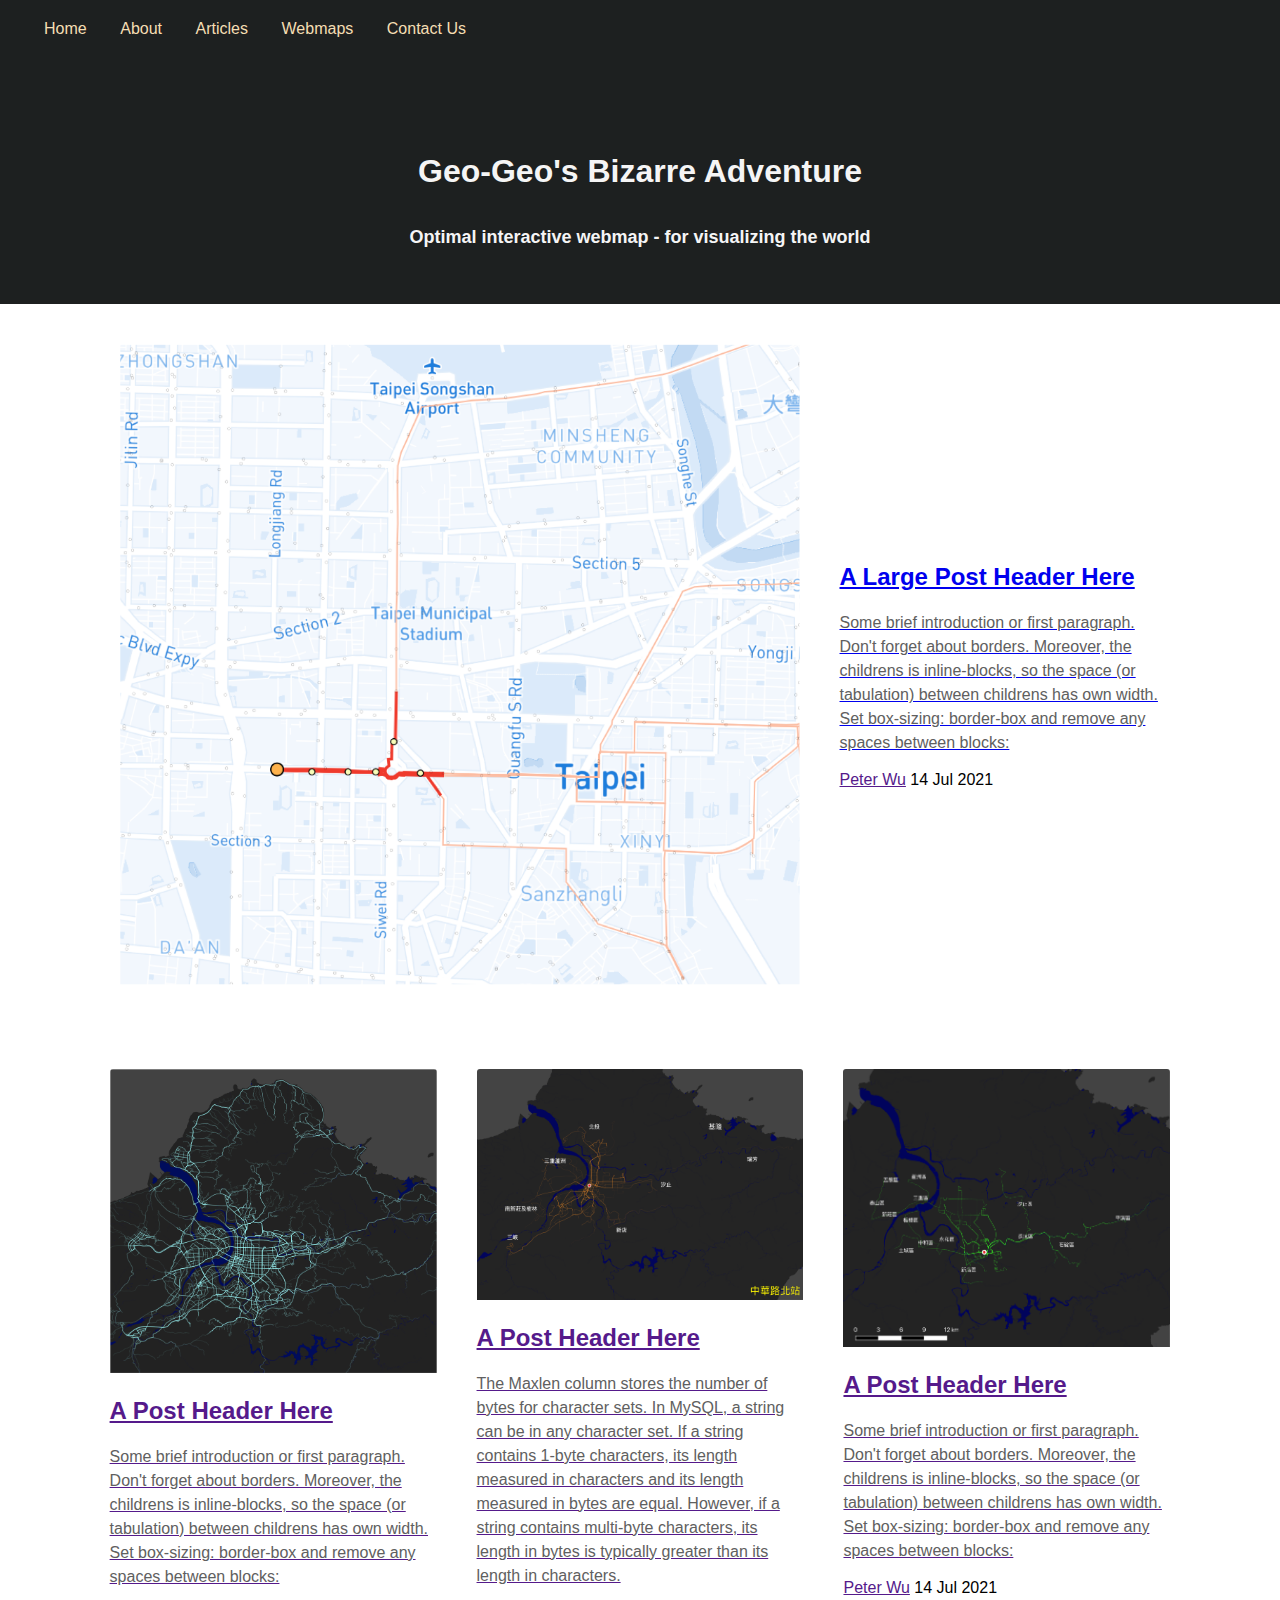
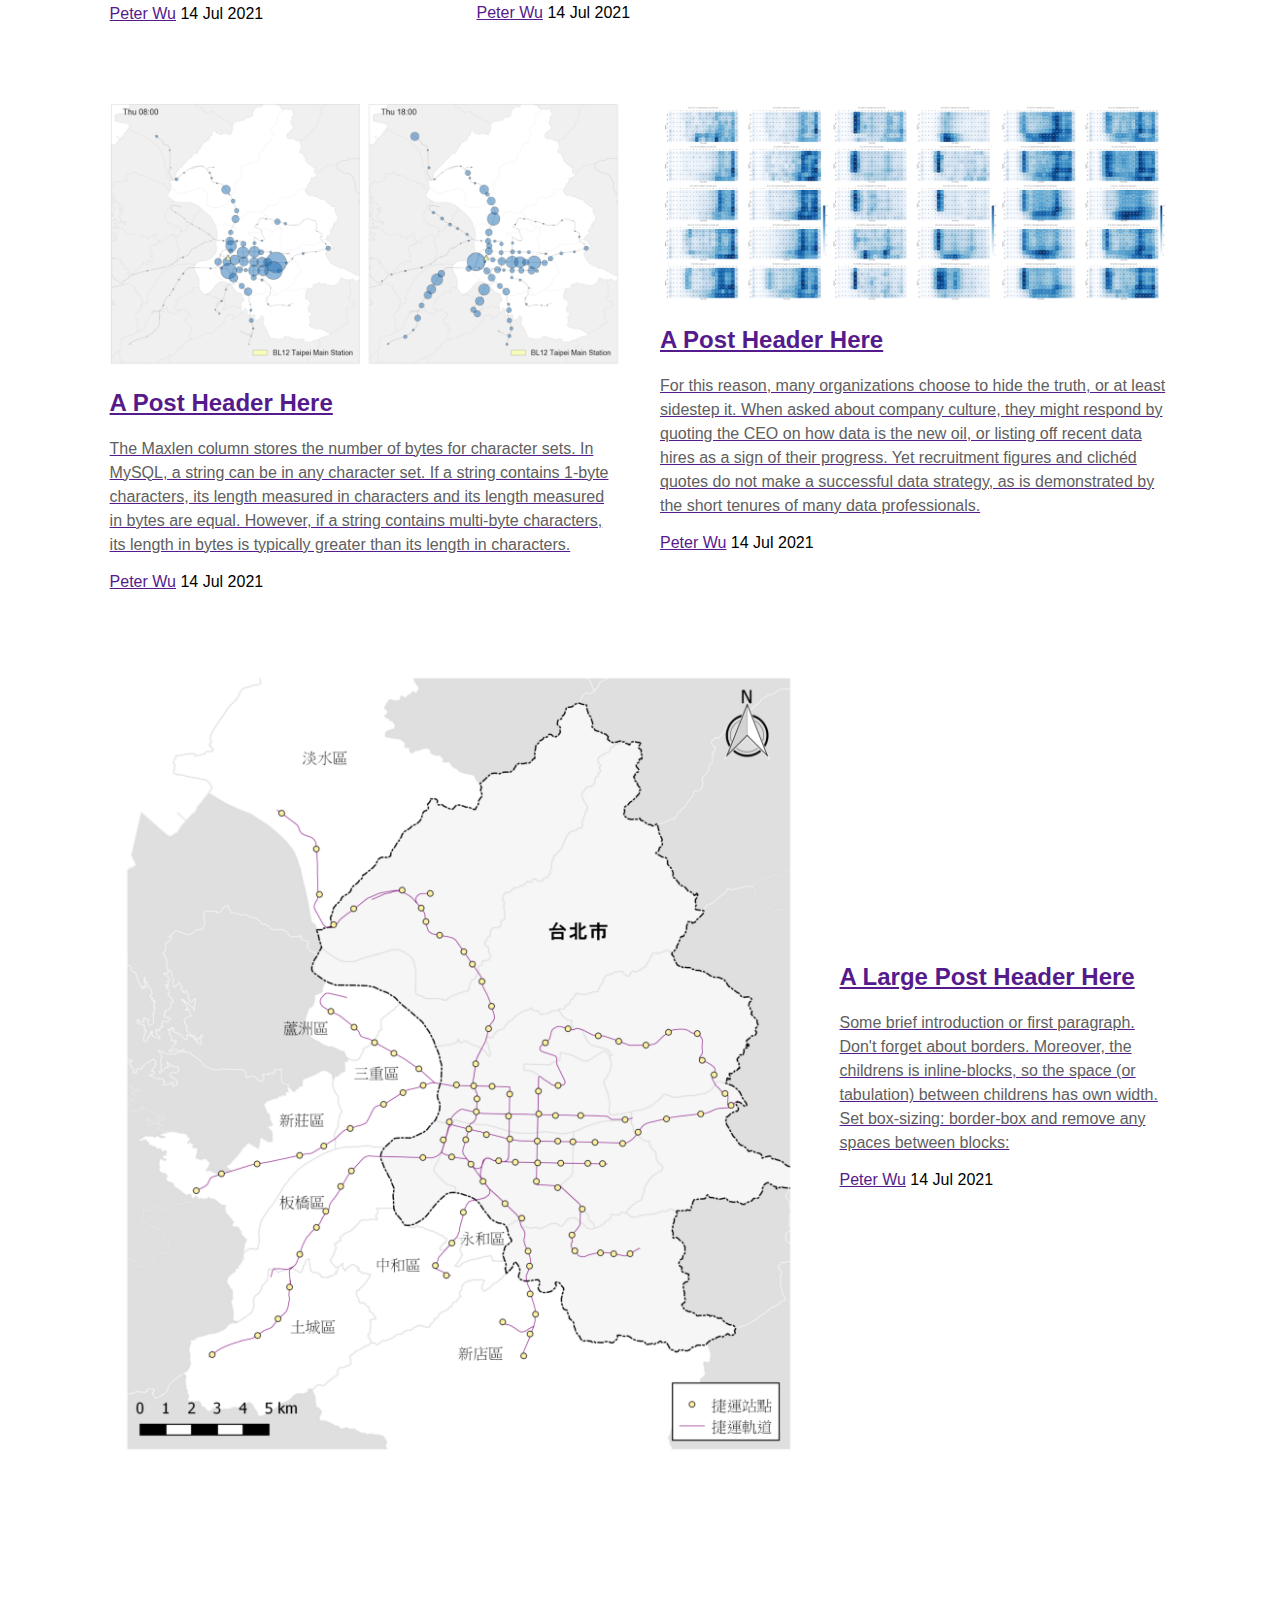
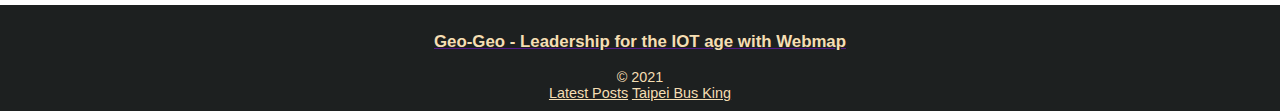
<file: project_1/index.html>
<!DOCTYPE html>
<html lang="en">
<head>
    <meta charset="UTF-8">
    <meta http-equiv="X-UA-Compatible" content="IE=edge">
    <meta name="viewport" content="width=device-width, initial-scale=1.0">
    <title>Geo Painter</title>
    <link href="./css/style.css" type="text/css" rel="stylesheet">
    <!-- template: https://qstar.ai/--> 
</head>
<body>
    <header class="site-home-header">
        <div class="inner">
            <nav class="site-nav">
                <div class="site-nav-left-wrapper">
                    <ul class="nav">
                        <li> <a href="index.html">Home</a></li>
                        <li>About</li>
                        <li>Articles</li>
                        <li>Webmaps</li>
                        <li>Contact Us</li>
                    </ul>
                </div>
                <div class="site-nav-right-wrapper"></div>
            </nav>
            <div class="site-header-content">
                <h1 class="site-title">
                    Geo-Geo's Bizarre Adventure
                    <!--or: <img src="" alt="" class="site-logo">--> 
                </h1>
                <h2 class="site-description">Optimal interactive webmap - for visualizing the world</h2>
            </div>
        </div>
    </header>
    <main>
        <div class="inner posts">
            <div class="post-feed">
                <article class="post-card post post-card-large">
                    <a href="blog_post.html" class="post-card-image-link">
                        <img src="img/ex_img4.png" alt="taipei-bus" class="post-card-image">
                    </a>
                    <div href="blog_post.html" class="post-card-content">
                        <a href="blog_post.html" class="post-card-content-link">
                            <header class="post-card-header">
                                <h2>A Large Post Header Here</h2>
                            </header>
                            <section class="post-card-excerpt">
                                <p>
                                    Some brief introduction or first paragraph. 
                                    Don't forget about borders. 
                                    Moreover, the childrens is inline-blocks, 
                                    so the space (or tabulation) between childrens has own width. 
                                    Set box-sizing: border-box and remove any spaces between blocks:
                                </p>
                            </section>
                        </a>
                        <footer class="post-card-meta">
                            <div class="post-card-byline-content">
                                <span>
                                    <a href="">Peter Wu</a>
                                </span>
                                <span class="post-card-byline-date">
                                    <time datetime="2021-07-14">14 Jul 2021</time>
                                </span>
                            </div>
                        </footer>
                    </div>
                </article>
                <article class="post-card post">
                    <a href="" class="post-card-image-link">
                        <img src="img/ex_img1.png" alt="taipei-bus" class="post-card-image">
                    </a>
                    <div href="" class="post-card-content">
                        <a href="" class="post-card-content-link">
                            <header class="post-card-header">
                                <h2>A Post Header Here</h2>
                            </header>
                            <section class="post-card-excerpt">
                                <p>
                                    Some brief introduction or first paragraph. 
                                    Don't forget about borders. 
                                    Moreover, the childrens is inline-blocks, 
                                    so the space (or tabulation) between childrens has own width. 
                                    Set box-sizing: border-box and remove any spaces between blocks:
                                </p>
                            </section>
                        </a>
                        <footer class="post-card-meta">
                            <div class="post-card-byline-content">
                                <span>
                                    <a href="">Peter Wu</a>
                                </span>
                                <span class="post-card-byline-date">
                                    <time datetime="2021-07-14">14 Jul 2021</time>
                                </span>
                            </div>
                        </footer>
                    </div>
                </article>                
                <article class="post-card post">
                    <a href="" class="post-card-image-link">
                        <img src="img/ex_img2.png" alt="taipei-bus" class="post-card-image">
                    </a>
                    <div href="" class="post-card-content">
                        <a href="" class="post-card-content-link">
                            <header class="post-card-header">
                                <h2>A Post Header Here</h2>
                            </header>
                            <section class="post-card-excerpt">
                                <p>
                                    The Maxlen column stores the number of bytes for character sets. 
                                    In MySQL, a string can be in any character set. 
                                    If a string contains 1-byte characters, 
                                    its length measured in characters and its length measured in bytes are equal. 
                                    However, if a string contains multi-byte characters, 
                                    its length in bytes is typically greater than its length in characters.
                                </p>
                            </section>
                        </a>
                        <footer class="post-card-meta">
                            <div class="post-card-byline-content">
                                <span>
                                    <a href="">Peter Wu</a>
                                </span>
                                <span class="post-card-byline-date">
                                    <time datetime="2021-07-14">14 Jul 2021</time>
                                </span>
                            </div>
                        </footer>
                    </div>
                </article>
                <article class="post-card post">
                    <a href="" class="post-card-image-link">
                        <img src="img/ex_img3.png" alt="taipei-bus" class="post-card-image">
                    </a>
                    <div href="" class="post-card-content">
                        <a href="" class="post-card-content-link">
                            <header class="post-card-header">
                                <h2>A Post Header Here</h2>
                            </header>
                            <section class="post-card-excerpt">
                                <p>Some brief introduction or first paragraph. 
                                    Don't forget about borders. 
                                    Moreover, the childrens is inline-blocks, 
                                    so the space (or tabulation) between childrens has own width. 
                                    Set box-sizing: border-box and remove any spaces between blocks:
                                </p>
                            </section>
                        </a>
                        <footer class="post-card-meta">
                            <div class="post-card-byline-content">
                                <span>
                                    <a href="">Peter Wu</a>
                                </span>
                                <span class="post-card-byline-date">
                                    <time datetime="2021-07-14">14 Jul 2021</time>
                                </span>
                            </div>
                        </footer>
                    </div>
                </article>
                <article class="post-card post">
                    <a href="" class="post-card-image-link">
                        <img src="img/ex_img5.png" alt="taipei-bus" class="post-card-image">
                    </a>
                    <a href="" class="post-card-content">
                        <a href="" class="post-card-content-link">
                            <header class="post-card-header">
                                <h2>A Post Header Here</h2>
                            </header>
                            <section class="post-card-excerpt">
                                <p>
                                    The Maxlen column stores the number of bytes for character sets. 
                                    In MySQL, a string can be in any character set. 
                                    If a string contains 1-byte characters, 
                                    its length measured in characters and its length measured in bytes are equal. 
                                    However, if a string contains multi-byte characters, 
                                    its length in bytes is typically greater than its length in characters.
                                </p>
                            </section>
                        </a>
                        <footer class="post-card-meta">
                            <div class="post-card-byline-content">
                                <span>
                                    <a href="">Peter Wu</a>
                                </span>
                                <span class="post-card-byline-date">
                                    <time datetime="2021-07-14">14 Jul 2021</time>
                                </span>
                            </div>
                        </footer>
                    </a>
                </article>
                <article class="post-card post">
                    <a href="" class="post-card-image-link">
                        <img src="img/ex_img6.png" alt="taipei-bus" class="post-card-image">
                    </a>
                    <div href="" class="post-card-content">
                        <a href="" class="post-card-content-link">
                            <header class="post-card-header">
                                <h2>A Post Header Here</h2>
                            </header>
                            <section class="post-card-excerpt">
                                <p>
                                    For this reason, many organizations choose to hide the truth, 
                                    or at least sidestep it. 
                                    When asked about company culture, 
                                    they might respond by quoting the CEO on how data is the new oil, 
                                    or listing off recent data hires as a sign of their progress. 
                                    Yet recruitment figures and clichéd quotes do not make a successful data strategy, 
                                    as is demonstrated by the short tenures of many data professionals.
                                </p>
                            </section>
                        </a>
                        <footer class="post-card-meta">
                            <div class="post-card-byline-content">
                                <span>
                                    <a href="">Peter Wu</a>
                                </span>
                                <span class="post-card-byline-date">
                                    <time datetime="2021-07-14">14 Jul 2021</time>
                                </span>
                            </div>
                        </footer>
                    </div>
                </article>
                <article class="post-card post post-card-large">
                    <a href="" class="post-card-image-link">
                        <img src="img/ex_img7-2.png" alt="taipei-bus" class="post-card-image">
                    </a>
                    <div href="" class="post-card-content">
                        <a href="" class="post-card-content-link">
                            <header class="post-card-header">
                                <h2>A Large Post Header Here</h2>
                            </header>
                            <section class="post-card-excerpt">
                                <p>
                                    Some brief introduction or first paragraph. 
                                    Don't forget about borders. 
                                    Moreover, the childrens is inline-blocks, 
                                    so the space (or tabulation) between childrens has own width. 
                                    Set box-sizing: border-box and remove any spaces between blocks:
                                </p>
                            </section>
                        </a>
                        <footer class="post-card-meta">
                            <div class="post-card-byline-content">
                                <span>
                                    <a href="">Peter Wu</a>
                                </span>
                                <span class="post-card-byline-date">
                                    <time datetime="2021-07-14">14 Jul 2021</time>
                                </span>
                            </div>
                        </footer>
                    </div>
                </article>


            </div>
        </div>
    </main>
    <div class="outer site-nav-main">
        <nav class="site-nav">
            <div class="site-nav-left-wrapper">
                <ul class="nav">
                    <li>Home</li>
                    <li>About</li>
                    <li>Articles</li>
                    <li>Webmaps</li>
                    <li>Contact Us</li>
                </ul>
            </div>
            <div class="site-nav-right-wrapper"></div>
        </nav>
    </div>
    <footer class="site-footer outer">
        <div class="site-footer-contet inner">
            <section class="copyright">
                <a href=""><h3>Geo-Geo - Leadership for the IOT age with Webmap</h3></a>
                © 2021
            </section>
            <nav class="site-footer nav">
                <a href="">Latest Posts</a>
                <a href="https://shihwen.github.io/bus-accessibility/" target="_blank" rel="noopener">Taipei Bus King</a>
            </nav>
        </div>
    </footer>
</body>
</html>
</file>
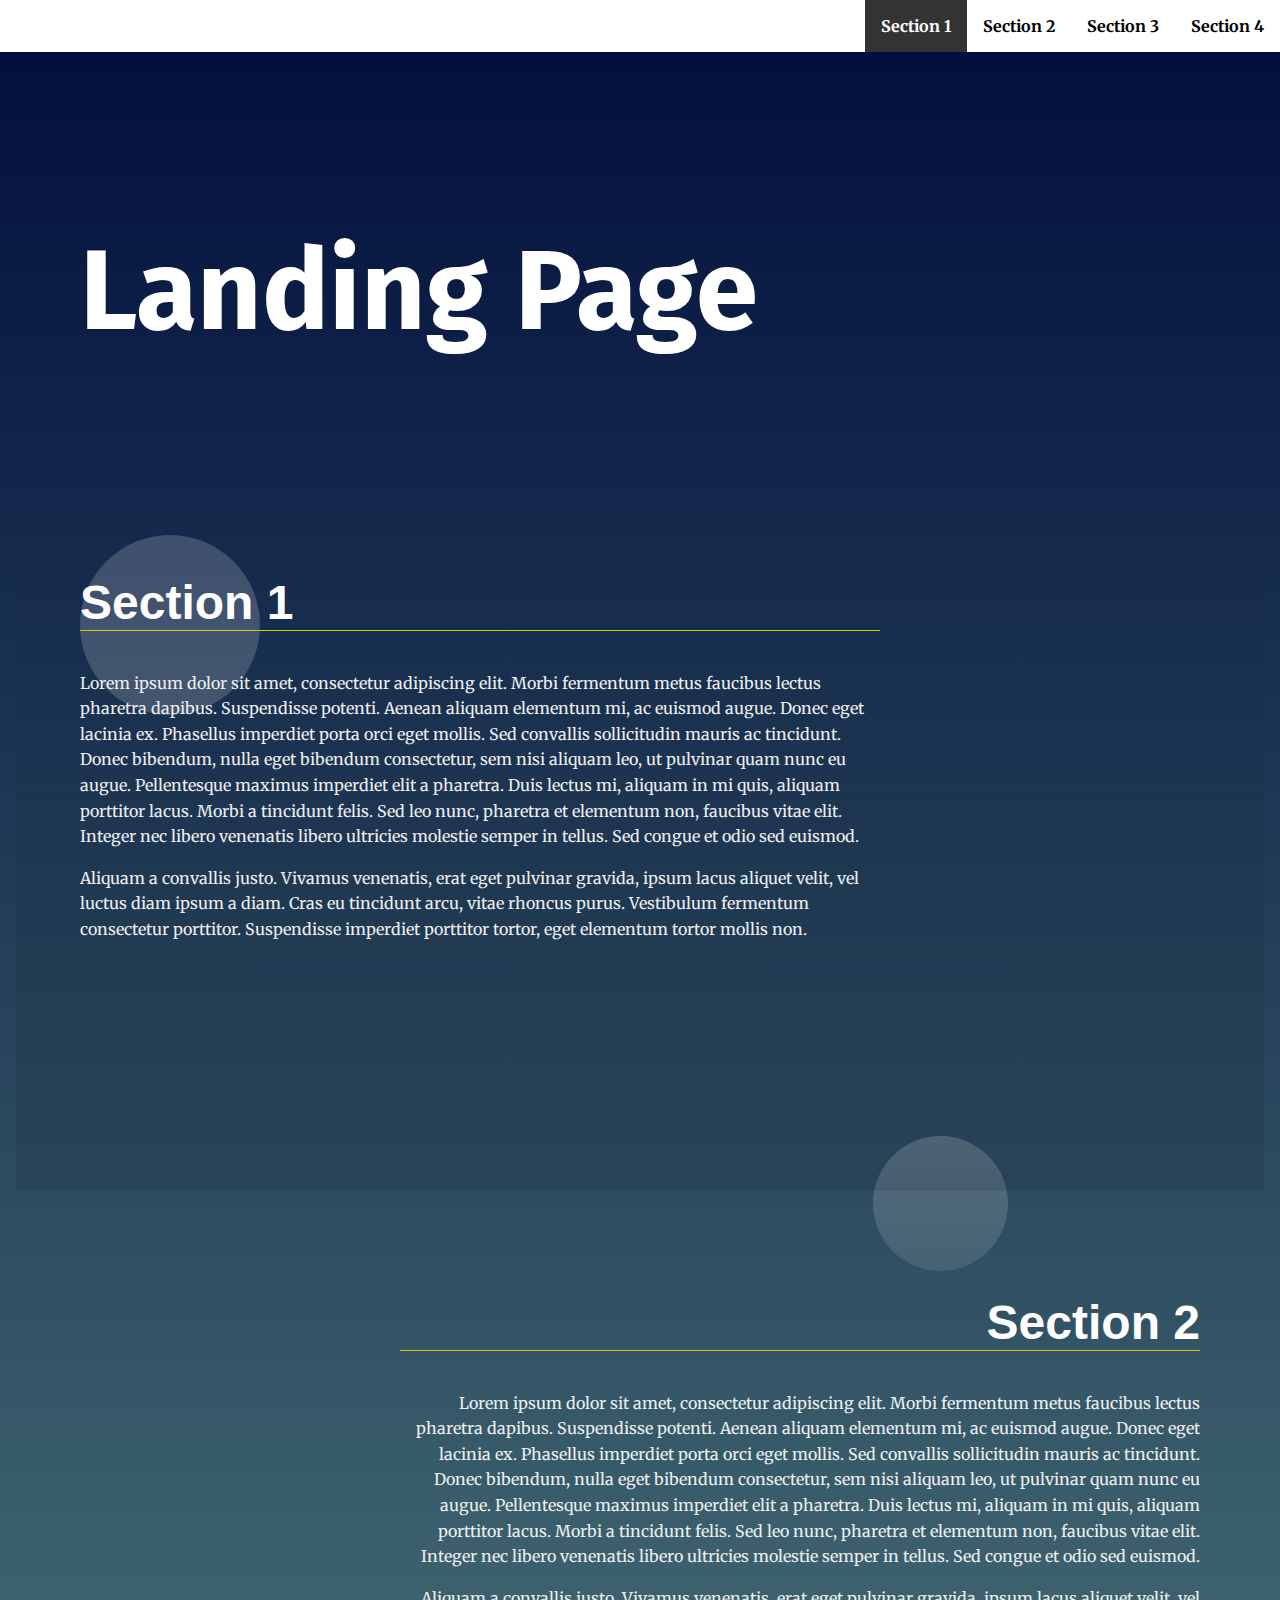
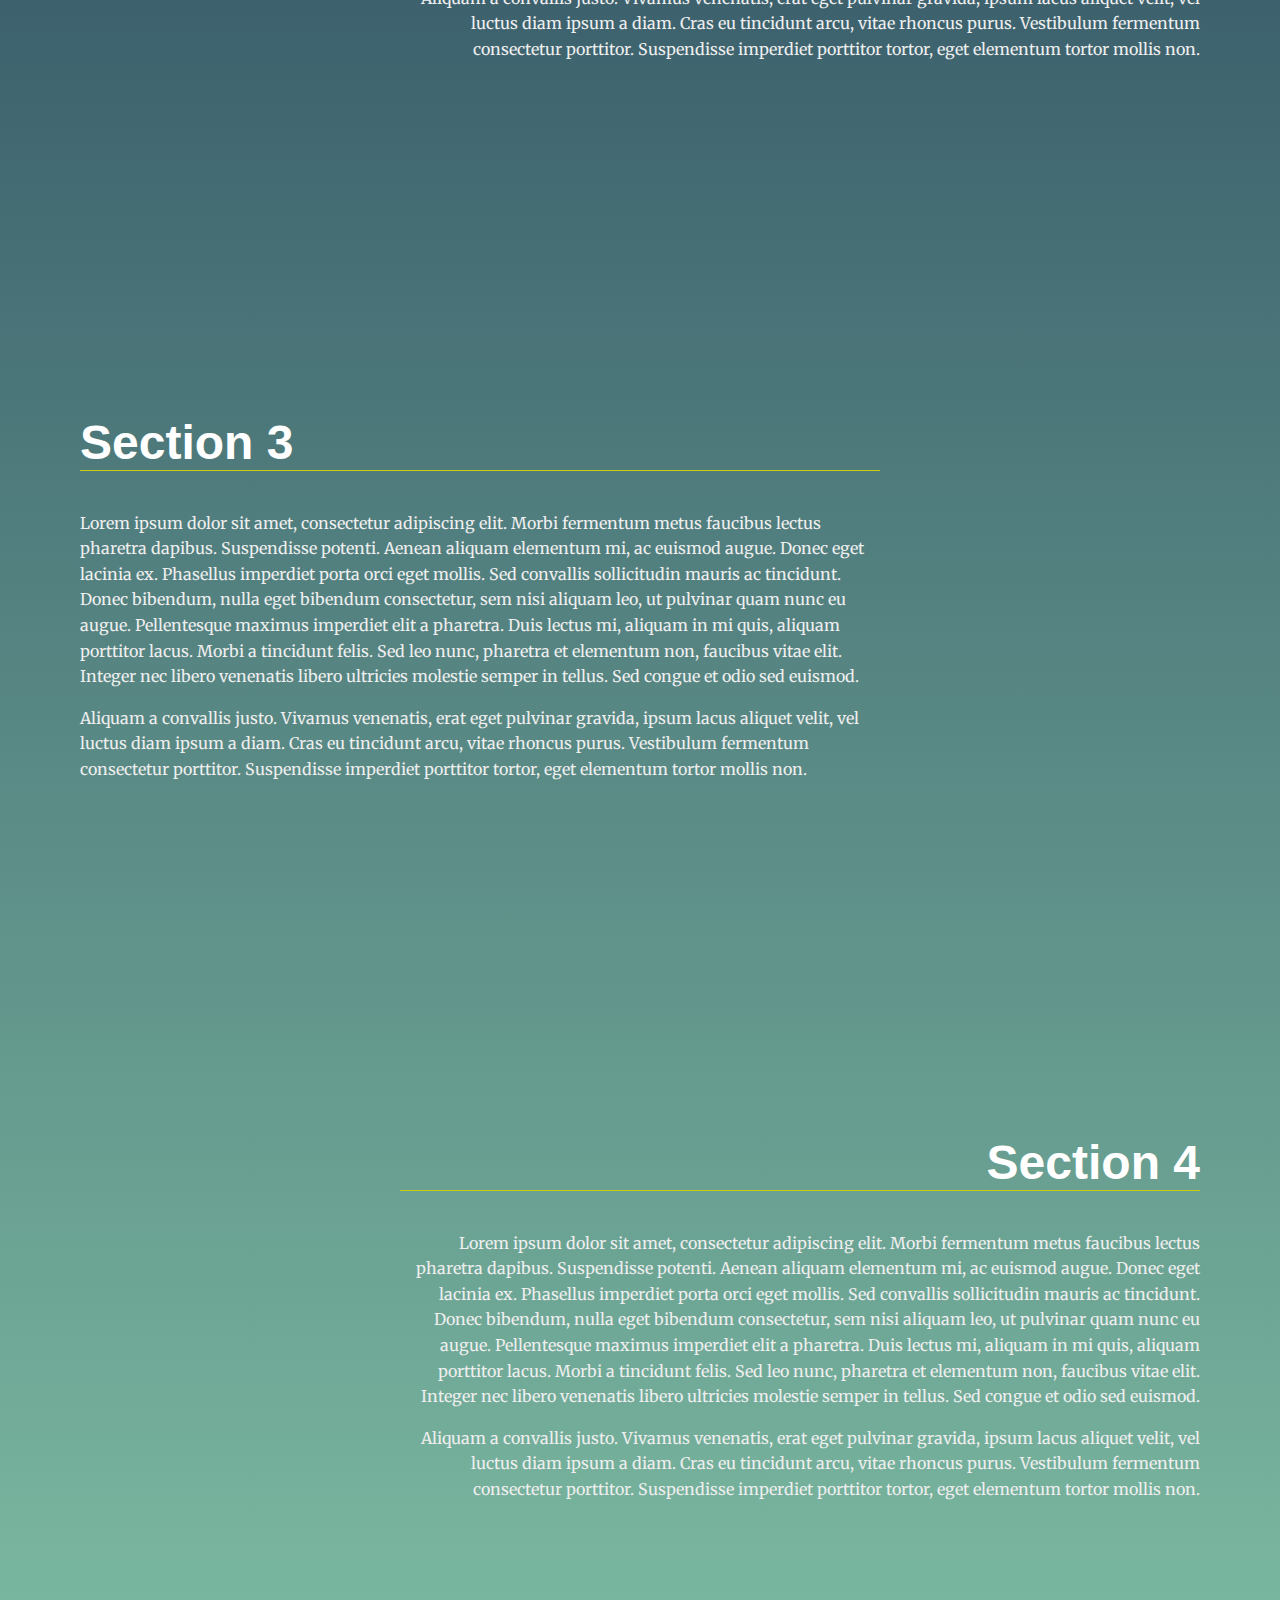
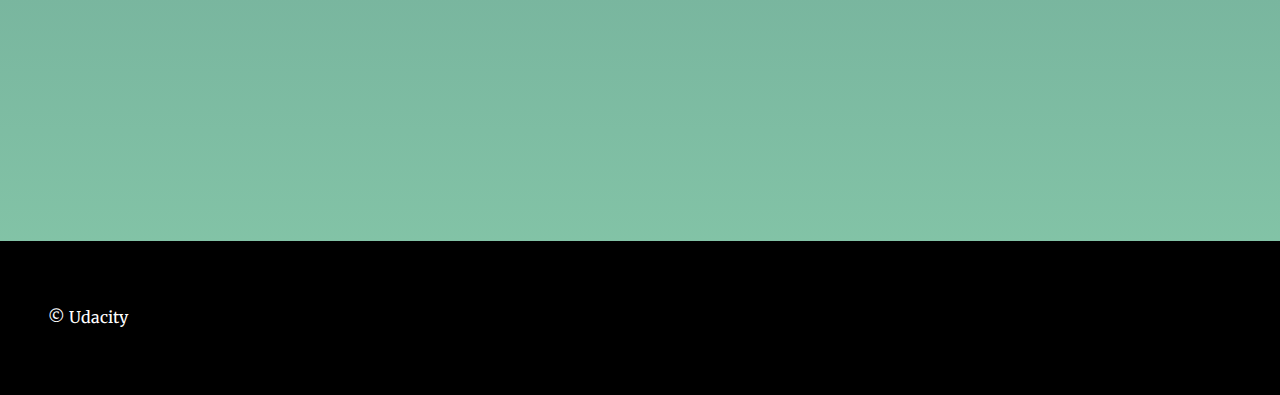
<file: project_2_landingPage/index.html>
<!DOCTYPE >
<html lang="en">
<head>
  <meta charset="UTF-8">
  <meta name="viewport" content="width=device-width, initial-scale=1.0">
  <meta http-equiv="X-UA-Compatible" content="ie=edge">
  <title>Manipulating the DOM</title>
  <!-- Load Google Fonts -->
  <link href="https://fonts.googleapis.com/css?family=Fira+Sans:900|Merriweather&display=swap" rel="stylesheet">  <!-- Load Styles -->
  <link href="css/styles.css" rel="stylesheet">
</head>
<body>
  <!-- HTML Follows BEM naming conventions 
  IDs are only used for sections to connect menu achors to sections -->
  <header class="page__header">
    <nav class="navbar__menu">
      <!-- Navigation starts as empty UL that will be populated with JS -->
      <div class="bar-parent">menu</div>
      <ul id="navbar__list">
      </ul>
    </nav>
  </header>
  <main>
    <header class="main__hero">
      <h1>Landing Page </h1>
    </header>
    <!-- Each Section has an ID (used for the anchor) and 
    a data attribute that will populate the li node.
    Adding more sections will automatically populate nav.
    The first section is set to active class by default -->
    <section id="section1" data-nav="Section 1" class="your-active-class">
      <div class="landing__container">
        <h2>Section 1</h2>
        <p>Lorem ipsum dolor sit amet, consectetur adipiscing elit. Morbi fermentum metus faucibus lectus pharetra dapibus. Suspendisse potenti. Aenean aliquam elementum mi, ac euismod augue. Donec eget lacinia ex. Phasellus imperdiet porta orci eget mollis. Sed convallis sollicitudin mauris ac tincidunt. Donec bibendum, nulla eget bibendum consectetur, sem nisi aliquam leo, ut pulvinar quam nunc eu augue. Pellentesque maximus imperdiet elit a pharetra. Duis lectus mi, aliquam in mi quis, aliquam porttitor lacus. Morbi a tincidunt felis. Sed leo nunc, pharetra et elementum non, faucibus vitae elit. Integer nec libero venenatis libero ultricies molestie semper in tellus. Sed congue et odio sed euismod.</p>

        <p>Aliquam a convallis justo. Vivamus venenatis, erat eget pulvinar gravida, ipsum lacus aliquet velit, vel luctus diam ipsum a diam. Cras eu tincidunt arcu, vitae rhoncus purus. Vestibulum fermentum consectetur porttitor. Suspendisse imperdiet porttitor tortor, eget elementum tortor mollis non.</p>
      </div>
    </section>
    <section id="section2" data-nav="Section 2">
      <div class="landing__container">
        <h2>Section 2</h2>
        <p>Lorem ipsum dolor sit amet, consectetur adipiscing elit. Morbi fermentum metus faucibus lectus pharetra dapibus. Suspendisse potenti. Aenean aliquam elementum mi, ac euismod augue. Donec eget lacinia ex. Phasellus imperdiet porta orci eget mollis. Sed convallis sollicitudin mauris ac tincidunt. Donec bibendum, nulla eget bibendum consectetur, sem nisi aliquam leo, ut pulvinar quam nunc eu augue. Pellentesque maximus imperdiet elit a pharetra. Duis lectus mi, aliquam in mi quis, aliquam porttitor lacus. Morbi a tincidunt felis. Sed leo nunc, pharetra et elementum non, faucibus vitae elit. Integer nec libero venenatis libero ultricies molestie semper in tellus. Sed congue et odio sed euismod.</p>

        <p>Aliquam a convallis justo. Vivamus venenatis, erat eget pulvinar gravida, ipsum lacus aliquet velit, vel luctus diam ipsum a diam. Cras eu tincidunt arcu, vitae rhoncus purus. Vestibulum fermentum consectetur porttitor. Suspendisse imperdiet porttitor tortor, eget elementum tortor mollis non.</p>
      </div>
    </section>
    <section id="section3" data-nav="Section 3">
      <div class="landing__container">
        <h2>Section 3</h2>
        <p>Lorem ipsum dolor sit amet, consectetur adipiscing elit. Morbi fermentum metus faucibus lectus pharetra dapibus. Suspendisse potenti. Aenean aliquam elementum mi, ac euismod augue. Donec eget lacinia ex. Phasellus imperdiet porta orci eget mollis. Sed convallis sollicitudin mauris ac tincidunt. Donec bibendum, nulla eget bibendum consectetur, sem nisi aliquam leo, ut pulvinar quam nunc eu augue. Pellentesque maximus imperdiet elit a pharetra. Duis lectus mi, aliquam in mi quis, aliquam porttitor lacus. Morbi a tincidunt felis. Sed leo nunc, pharetra et elementum non, faucibus vitae elit. Integer nec libero venenatis libero ultricies molestie semper in tellus. Sed congue et odio sed euismod.</p>

        <p>Aliquam a convallis justo. Vivamus venenatis, erat eget pulvinar gravida, ipsum lacus aliquet velit, vel luctus diam ipsum a diam. Cras eu tincidunt arcu, vitae rhoncus purus. Vestibulum fermentum consectetur porttitor. Suspendisse imperdiet porttitor tortor, eget elementum tortor mollis non.</p>
      </div>
    </section>
    <section id="section4" data-nav="Section 4">
      <div class="landing__container">
        <h2>Section 4</h2>
        <p>Lorem ipsum dolor sit amet, consectetur adipiscing elit. Morbi fermentum metus faucibus lectus pharetra dapibus. Suspendisse potenti. Aenean aliquam elementum mi, ac euismod augue. Donec eget lacinia ex. Phasellus imperdiet porta orci eget mollis. Sed convallis sollicitudin mauris ac tincidunt. Donec bibendum, nulla eget bibendum consectetur, sem nisi aliquam leo, ut pulvinar quam nunc eu augue. Pellentesque maximus imperdiet elit a pharetra. Duis lectus mi, aliquam in mi quis, aliquam porttitor lacus. Morbi a tincidunt felis. Sed leo nunc, pharetra et elementum non, faucibus vitae elit. Integer nec libero venenatis libero ultricies molestie semper in tellus. Sed congue et odio sed euismod.</p>

        <p>Aliquam a convallis justo. Vivamus venenatis, erat eget pulvinar gravida, ipsum lacus aliquet velit, vel luctus diam ipsum a diam. Cras eu tincidunt arcu, vitae rhoncus purus. Vestibulum fermentum consectetur porttitor. Suspendisse imperdiet porttitor tortor, eget elementum tortor mollis non.</p>
      </div>
    </section>
  </main>
  <footer class="page__footer">
    <p>&copy Udacity</p>
  </footer>
  <script src="js/app.js"></script>
</body>
</html>
</file>
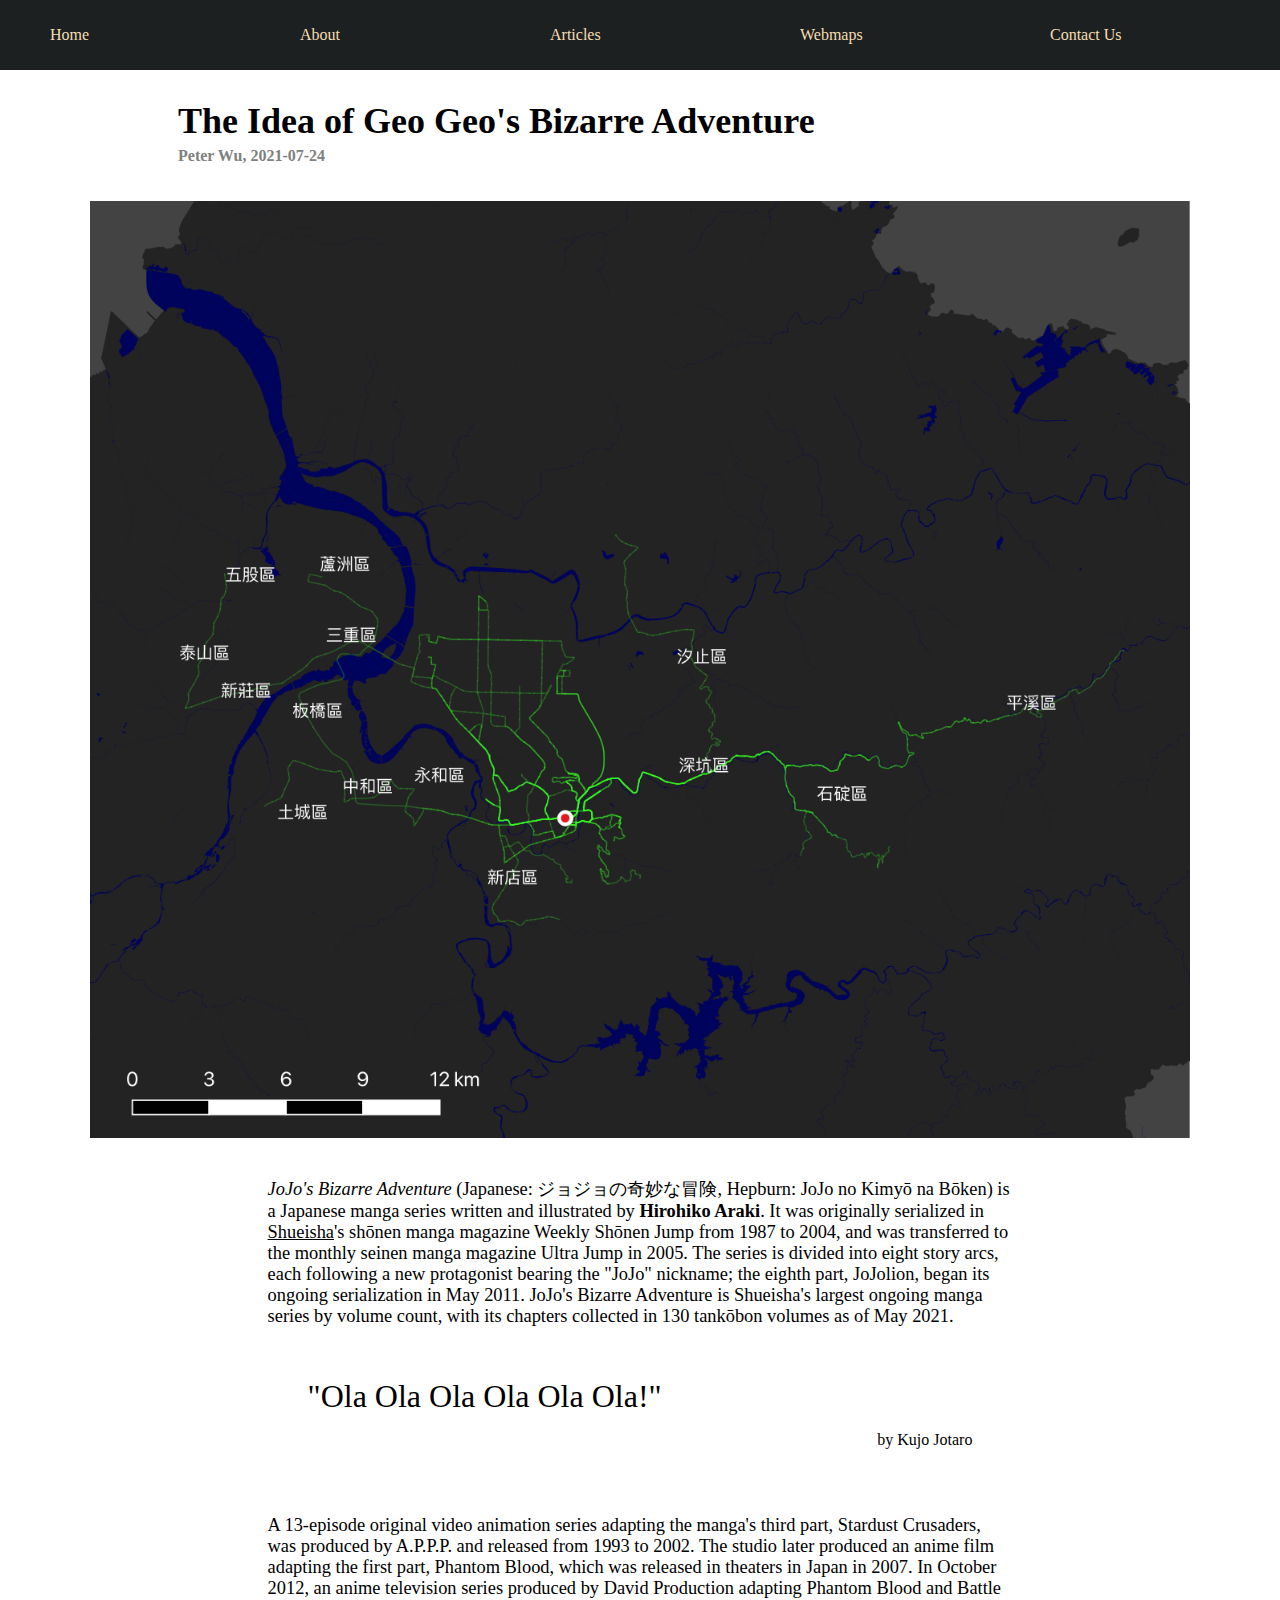
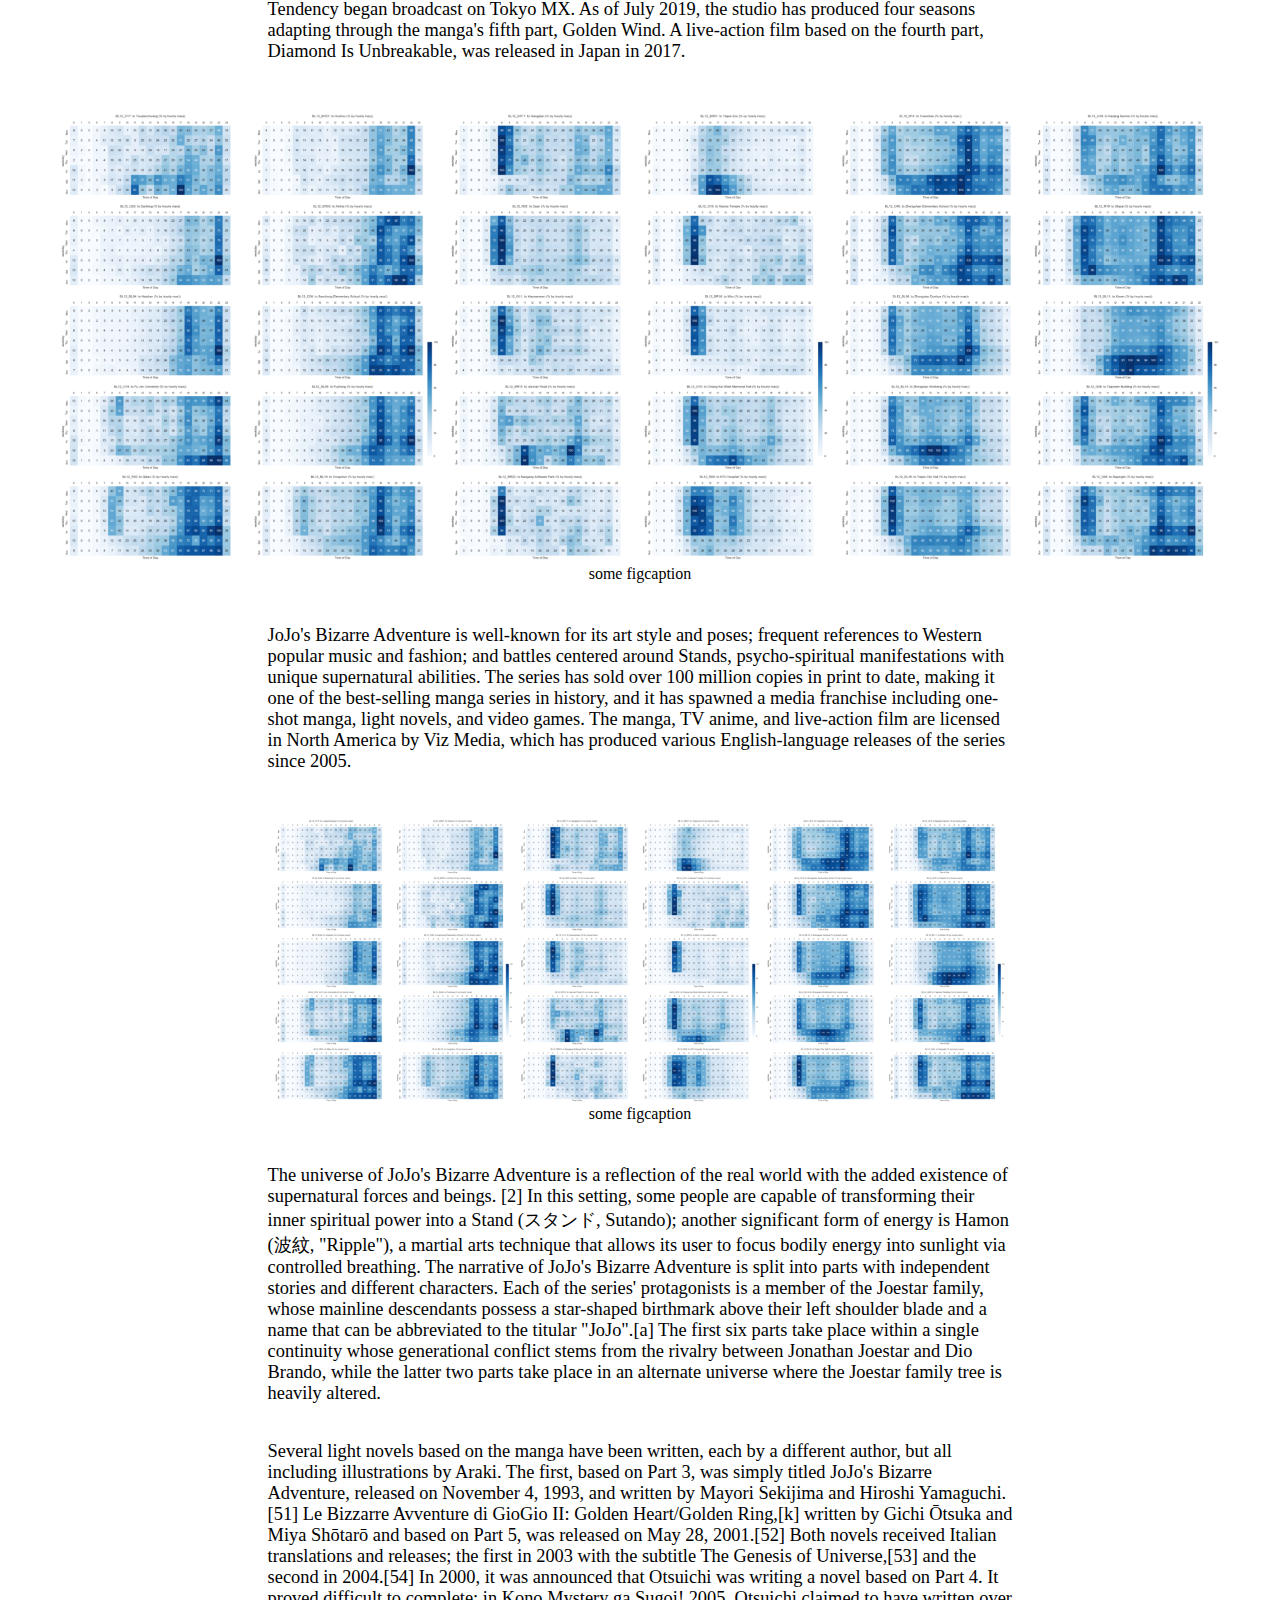
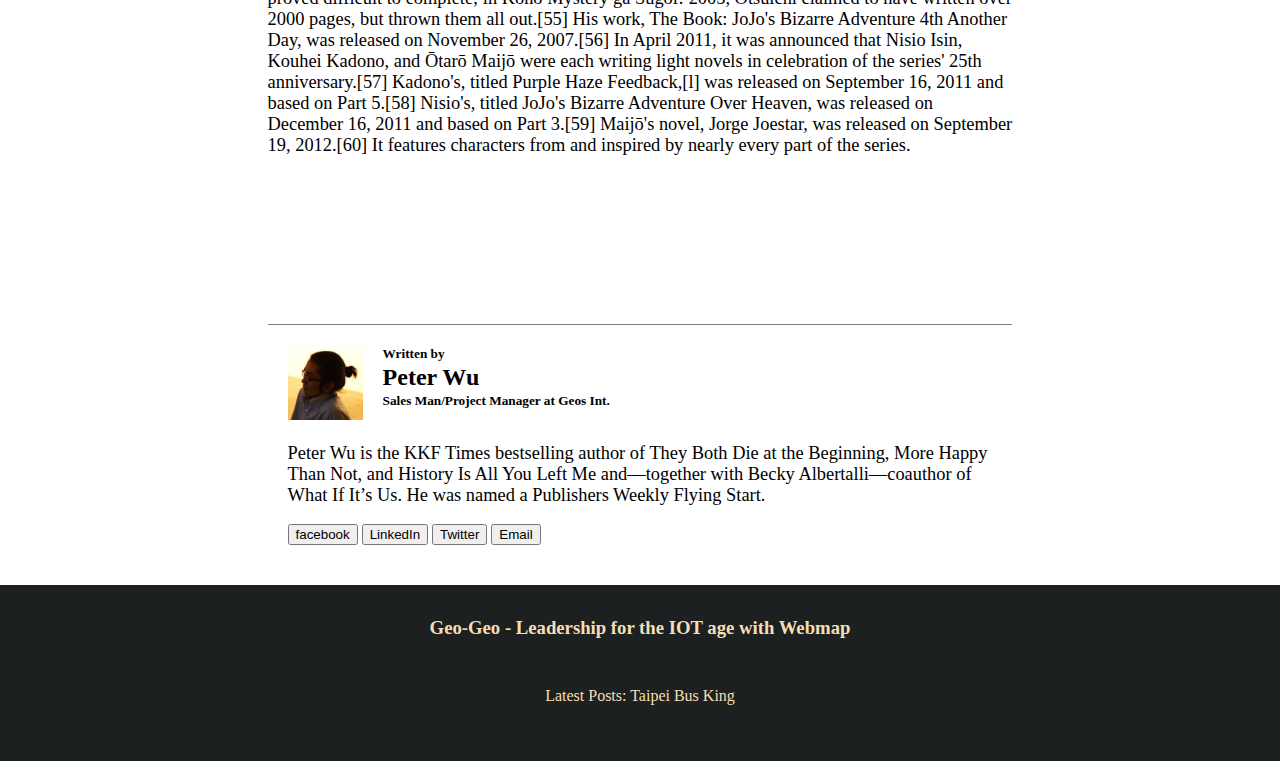
<file: project_1/blog_post.html>
<!DOCTYPE html>
<html lang="en">
<head>
    <meta charset="UTF-8">
    <meta http-equiv="X-UA-Compatible" content="IE=edge">
    <meta name="viewport" content="width=device-width, initial-scale=1.0">
    <title>Sample Blog Post</title>
    <link href="./css/style_blog_post.css" type="text/css" rel="stylesheet">
</head>
<body>
    <div class="outer site-nav-main">
        <nav class="site-nav">
            <div class="site-nav-left-wrapper">
                <ul class="nav">
                    <li><a href="index.html">Home</a></li>
                    <li><a href="#">About</a></li>
                    <li><a href="#">Articles</a></li>
                    <li><a href="#">Webmaps</a></li>
                    <li><a href="#">Contact Us</a></li>
                </ul>
            </div>
            <div class="site-nav-right-wrapper"></div>
        </nav>
    </div>
    <main id="site-main" class="site-main outer">
        <div class="inner">
            <article class="post-full">
                <header class="post-full-header">
                    <h1 class="post-full-title">The Idea of Geo Geo's Bizarre Adventure</h1>
                    <h4 class="article-info">Peter Wu, 2021-07-24</h4>
                    </div>
                </header>
                <figure class="post-fill-image">
                    <img src="img/ex_img3.png" alt="main image">
                </figure>
                <section class="post-full-content">
                    <p>
                        <em>JoJo's Bizarre Adventure</em> (Japanese: ジョジョの奇妙な冒険, 
                        Hepburn: JoJo no Kimyō na Bōken) is a Japanese manga series written and illustrated by <b>Hirohiko Araki</b>. 
                        It was originally serialized in <u>Shueisha</u>'s shōnen manga magazine Weekly Shōnen Jump from 1987 to 2004, 
                        and was transferred to the monthly seinen manga magazine Ultra Jump in 2005. 
                        The series is divided into eight story arcs, each following a new protagonist bearing the "JoJo" nickname; the eighth part, 
                        JoJolion, began its ongoing serialization in May 2011. 
                        JoJo's Bizarre Adventure is Shueisha's largest ongoing manga series by volume count, 
                        with its chapters collected in 130 tankōbon volumes as of May 2021.
                    </p>

                    <blockquote>
                        "Ola Ola Ola Ola Ola Ola!"
                        <p>by Kujo Jotaro</p>
                    </blockquote>
                    <p>
                        A 13-episode original video animation series adapting the manga's third part, Stardust Crusaders, 
                        was produced by A.P.P.P. and released from 1993 to 2002. 
                        The studio later produced an anime film adapting the first part, Phantom Blood, 
                        which was released in theaters in Japan in 2007. 
                        In October 2012, an anime television series produced by David Production adapting 
                        Phantom Blood and Battle Tendency began broadcast on Tokyo MX. As of July 2019, 
                        the studio has produced four seasons adapting through the manga's fifth part, Golden Wind. 
                        A live-action film based on the fourth part, Diamond Is Unbreakable, was released in Japan in 2017.

                    </p>
                    <figure class="sample-image-large">
                        <img src="img/ex_img6.png" alt="" class="sample-image">
                        <figcaption>some figcaption</figcaption>
                    </figure>
                    <p>
                        JoJo's Bizarre Adventure is well-known for its art style and poses; 
                        frequent references to Western popular music and fashion; 
                        and battles centered around Stands, psycho-spiritual manifestations with unique supernatural abilities. 
                        The series has sold over 100 million copies in print to date,
                        making it one of the best-selling manga series in history, 
                        and it has spawned a media franchise including one-shot manga, 
                        light novels, and video games. The manga, TV anime, 
                        and live-action film are licensed in North America by Viz Media, 
                        which has produced various English-language releases of the series since 2005.
                    </p>
                    <figure class="sample-image-medium">
                        <img src="img/ex_img6.png" alt="" class="sample-image">
                        <figcaption>some figcaption</figcaption>
                    </figure>
                    <p>
                        The universe of JoJo's Bizarre Adventure is a reflection of the real world with the added existence of supernatural forces and beings.
                        [2] In this setting, some people are capable of transforming their inner spiritual power into a Stand (スタンド, Sutando); 
                        another significant form of energy is Hamon (波紋, "Ripple"), 
                        a martial arts technique that allows its user to focus bodily energy into sunlight via controlled breathing. 
                        The narrative of JoJo's Bizarre Adventure is split into parts with independent stories and different characters. 
                        Each of the series' protagonists is a member of the Joestar family, 
                        whose mainline descendants possess a star-shaped birthmark above their left shoulder blade and a name that 
                        can be abbreviated to the titular "JoJo".[a] 
                        The first six parts take place within a single continuity whose generational conflict stems from the rivalry between Jonathan Joestar and Dio Brando, 
                        while the latter two parts take place in an alternate universe where the Joestar family tree is heavily altered.
                    </p>
                    <p>
                        Several light novels based on the manga have been written, 
                        each by a different author, but all including illustrations by Araki. 
                        The first, based on Part 3, was simply titled JoJo's Bizarre Adventure, 
                        released on November 4, 1993, 
                        and written by Mayori Sekijima and Hiroshi Yamaguchi.[51] 
                        Le Bizzarre Avventure di GioGio II: Golden Heart/Golden Ring,[k] 
                        written by Gichi Ōtsuka and Miya Shōtarō and based on Part 5, 
                        was released on May 28, 2001.[52] 
                        Both novels received Italian translations and releases; 
                        the first in 2003 with the subtitle The Genesis of Universe,[53] 
                        and the second in 2004.[54] In 2000, 
                        it was announced that Otsuichi was writing a novel based on Part 4. 
                        It proved difficult to complete; in Kono Mystery ga Sugoi! 2005, 
                        Otsuichi claimed to have written over 2000 pages, 
                        but thrown them all out.[55] His work, 
                        The Book: JoJo's Bizarre Adventure 4th Another Day, 
                        was released on November 26, 2007.[56] 
                        In April 2011, it was announced that Nisio Isin, Kouhei Kadono, 
                        and Ōtarō Maijō were each writing light novels in celebration of the series' 25th anniversary.[57] 
                        Kadono's, titled Purple Haze Feedback,[l] was released on September 16, 
                        2011 and based on Part 5.[58] Nisio's, titled JoJo's Bizarre Adventure Over Heaven, 
                        was released on December 16, 
                        2011 and based on Part 3.[59] Maijō's novel, 
                        Jorge Joestar, was released on September 19, 2012.[60] 
                        It features characters from and inspired by nearly every part of the series.
                    </p>
                    <div class="author-card">
                        <div class="author-title">
                            <div class="author-meta">
                                    <div class="author-brief">
                                    <a href="#" class="author-img">
                                        <img src="img/author-img.jpg" alt="author-avatar" class="post-card-image">
                                    </a>
                                    <div class="author-detail">
                                        <h5 class="author-meta">Written by</h5>
                                        <h2 class="author-meta">Peter Wu</h2>
                                        <h5 class="author-meta">Sales Man/Project Manager at Geos Int.</h5>
                                    </div>
                                </div>
                                <div class="author-bio">
                                    <p>
                                        Peter Wu is the KKF Times bestselling author of They Both Die at the Beginning, 
                                        More Happy Than Not, and History Is All You Left Me and—together with Becky Albertalli—coauthor of What If It’s Us. 
                                        He was named a Publishers Weekly Flying Start.
                                    </p>
                                    <div class="share-links">
                                        <a href="" class="lk-fb"><button class="button-fb">facebook</button></a> 
                                        <a href="" class="lk-lkn"></a><button class="button-lkn">LinkedIn</button></a>
                                        <a href="" class="lk-twi"></a><button class="button-twi">Twitter</button></a>
                                        <a href="" class="lk-em"></a><button class="button-em">Email</button></a>
                                    </div>
                                </div>
                            </div>  

                        </div>
                    </div>
                </section>
            </article>
        </div>
    </main>
    <footer class="site-footer outer">
        <div class="site-footer-content inner">
            <section class="copyright">
                <a href="index.html"><h3>Geo-Geo - Leadership for the IOT age with Webmap</h3></a>
            </section>
            <nav class="site-footer nav">
                <a href="">Latest Posts: </a>
                <a href="https://shihwen.github.io/bus-accessibility/" target="_blank" rel="noopener">Taipei Bus King</a>
            </nav>
        </div>
    </footer>
</body>
</html>
</file>
<file: project_1/css/style.css>
@import "style_header.css";
@import "style_main.css";
@import "style_footer.css";

* {
    font-family: Helvetica, Arial, sans-serif;
    opacity: 1;
    box-sizing: border-box;
    z-index: 100;
    list-style-type: none;
  }

body {
    margin: 0;
}

ul a, ul a:hover, ul a:active, ul a:visited, ul a:focus {
    text-decoration: none;
    color: wheat;
}
</file>
<file: project_1/css/style_blog_post.css>
a, a:hover, a:active, a:visited, a:focus {
    text-decoration: none;
    color: wheat;
}

body {
    margin: 0px;
}

div.outer {
    padding: 10px;
    margin: 0;
    width: 100%;
}

main{
    position: relative;
    margin: 20px 50px;
}


@media only screen and (max-width: 700px){
    main{
        position: relative;
        margin: 20px 5px;
    }
}

/*
div.outer, main, footer {
    border: 3px solid blue;
}
*/
div.site-nav-main {
    background-color: rgb(29, 32, 32);
    color: wheat;
}

h1.post-full-title {
    /*text-align: center;*/
    font-size: 2.25em;
    margin-top: 10px;
    margin-bottom: 5px;
}

h4.article-info {
    margin-top: 0px;
    margin-bottom: 20px;
    color: gray;
}
/*
header, figure.post-fill-image,  section, nav.site-footer {
    border: 2px solid green;
}


p, figure.sample-image-large, figure.sample-image-medium{
    border: 1px solid maroon;
}
*/


ul.nav {
    /*border: 2px solid green;*/
    display: grid;
    grid-template-columns: repeat(auto-fit, minmax(100px, 1fr));
    grid-gap: 10px;
    align-items: center;
    list-style-type: none;
}



article.post-full {
    display: grid;
    grid-template-columns: 10vw 7vw 8vw 1fr 8vw 7vw 10vw;
    /*grid-template-rows: 200px 500px 1fr*/

}


article.post-full header {
    grid-column: 2/ span 5;
}

article.post-full figure.post-fill-image {
    grid-column: 1 / span 7;
    margin: 1.5em 0em;
    display: flex;
    justify-content: center;
}

section.post-full-content {
    grid-column: 1 / span 7;
    display: grid;
    grid-template-columns: 10vw 7vw 8vw 1fr 8vw 7vw 10vw;
    
}

section.post-full-content p,
section.post-full-content blockquote, 
section.post-full-content div.author-card {
    grid-column: 3 / span 3;
}

p {
    font-size: 1.15em;
}

section.post-full-content blockquote {
    font-size: 2em;
}

section.post-full-content blockquote p {
    text-align: right;
    font-size: 0.5em;
}

section.post-full-content figure.sample-image-large {
    grid-column: 1 / span 7;
    margin: 1.5em 0em;
    display: flex;
    justify-content: center;
    flex-wrap: wrap;
}


section.post-full-content figure.sample-image-medium {
    grid-column: 3 / span 3;
    margin: 1.5em 0em;
    display: flex;
    justify-content: center;
    flex-wrap: wrap;
}

img {
    max-height: 100%;
    max-width: 100%;
}


section.post-full-content figure.sample-image {
    margin: 1.5em 0em;
}


div.author-title {
    margin: 20px;
}

@media only screen and (max-width: 700px){
    div.author-title {
        margin: 5px;
    }

}

a.author-img {
    max-width: 75px;
}

div.author-meta {
    display: flex;
    flex-direction: column;
}

div.author-brief {
    display: flex;
    flex-direction: row;
}

div.author-detail {
    display: flex;
    flex-direction: column;
    margin-left: 20px;
}

section.post-full-content div.author-card {
    margin-top: 150px;
    border-top: 1px solid gray;
}


h2.author-meta,
h5.author-meta {
    margin: 1px 0;
}

div.share-links {
    display: inline-block;
}


footer {
    margin: 0px;
    text-align: center;
}

div.site-footer-content {
    display: grid;
    grid-template-rows: 5vh 10vh;
    grid-gap: 1px;
    align-items: center;
    list-style-type: none;
    background-color: rgb(29, 32, 32);
    padding: 20px;

}

nav.site-footer a {
}
</file>
<file: project_2_landingPage/css/styles.css>
/*
 *
 * CSS written based on SMACSS architecture.
 * To learn more, visit: http://smacss.com/
 * 
 * For simplicity, no reset or normalize is added. 
 * To learn more, visit: https://css-tricks.com/reboot-resets-reasoning/
 *
*/


/* ---- Base Rules ---- */
body {
    background: rgb(136,203,171);
    background: linear-gradient(0deg, rgba(136,203,171,1) 0%, rgba(0,13,60,1) 100%);
    margin: 0;
    font-family: 'Merriweather', serif;
    color: #fff;
}


/* Typeography General*/
h1 {
    font-family: 'Fira Sans', sans-serif;
    font-size: 3em;
    margin: 2em 1rem;
}

@media only screen and (min-width: 35em){
    h1 {
        font-size: 7em;
        margin: 2em 4rem 1em;
    }
}

h2 {
    border-bottom: 1px solid #cc1;
    font-family: 'Oxygen', Sans-Serif;
    font-size: 3em;
    color: #fff;
}

p {
    line-height: 1.6em;
    color: #eee;
}

/* ---- Layout Rules ---- */
main {
    margin: 10vh 1em 10vh;
}

.main-hero {
    min-height: 40vh;
    padding-top: 3em;
}

section {
    position: relative;
    min-height: 80vh;
}


/* ---- Module Rules ---- */

/* Navigation Styles*/
.navbar__menu ul {
    padding-left: 0;
    margin: 0;
    text-align: right;
}

.navbar__menu li {
    display: inline-block;
}



.bar-parent {
    display: none;
    text-align: right;
    color: black;
    padding: 20px;
}



@media screen and (min-width: 701px) {
    .navbar__menu .menu__link {
        display: inline-block;
        padding: 1em;
        font-weight: bold;
        text-decoration: none;
        color: #000;
    }

}

@media screen and (max-width: 700px) {
    .bar-parent {
        display: block;
        text-align: right;
        color: black;
        padding: 20px;
    }
    
    .navbar__menu .menu__link {
        display: none;
        padding: 1em;
        font-weight: bold;
        text-decoration: none;
        color: #000;
    }
    

}



.navbar__menu .menu__link.active:hover,
.navbar__menu .menu__link:hover,
.bar-parent:hover {
    color: gray;
    transition: ease 0.3s all;
    cursor: pointer;
}

.navbar__menu .menu__link.active {
    background: #333;
    color: #fff;
    transition: ease 0.3s all;
}

/* Header Styles */
.page__header {
    background: #fff;
    position: fixed;
    top: 0;
    width: 100%;
    z-index: 5;
}

/* Footer Styles */
.page__footer {
    background: #000;
    padding: 3em;
    color: #fff;
}

.page__footer p{
    color: #fff;
}


/* ---- Theme Rules ---- */
/* Landing Container Styles */
.landing__container {
    padding: 1em;
    text-align: left;
}

@media only screen and (min-width: 35em){
    .landing__container {
        max-width: 50em;
        padding: 4em;
    }
}

section:nth-of-type(even) .landing__container {
    margin-right: 0;
    margin-left: auto;
    text-align: right; 
}

/* Background Circles */
/* Note that background circles are created with psuedo elements before and after */
/* Circles appear to be random do to use of :nth-of-type psuedo class */
section:nth-of-type(odd) .landing__container::before {
    content: '';
    background: rgba(255, 255, 255, 0.187);
    position: absolute;
    z-index: -5;
    width: 20vh;
    height: 20vh;
    border-radius: 50%;
    opacity: 0;
    transition: ease 0.5s all;
}

section:nth-of-type(even) .landing__container::before {
    content: '';
    background: rgb(255,255,255);
    background: linear-gradient(0deg, rgba(255,255,255,.1) 0%, rgba(255,255,255,.2) 100%);
    position: absolute;
    top: 3em;
    right: 3em;
    z-index: -5;
    width: 10vh;
    height: 10vh;
    border-radius: 50%;
    opacity: 0;
    transition: ease 0.5s all;
}

section:nth-of-type(3n) .landing__container::after {
    content: '';
    background: rgb(255,255,255);
    background: linear-gradient(0deg, rgba(255,255,255,.1) 0%, rgba(255,255,255,.2) 100%);
    position: absolute;
    right: 0;
    bottom: 0;
    z-index: -5;
    width: 10vh;
    height: 10vh;
    border-radius: 50%;
    opacity: 0;
    transition: ease 0.5s all;
}

section:nth-of-type(3n + 1) .landing__container::after {
    content: '';
    background: rgb(255,255,255);
    background: linear-gradient(0deg, rgba(255,255,255,.1) 0%, rgba(255,255,255,.2) 100%);
    position: absolute;
    right: 20vw;
    bottom: -5em;
    z-index: -5;
    width: 15vh;
    height: 15vh;
    border-radius: 50%;
    opacity: 0;
    transition: ease 0.5s all;
}


/* ---- Theme State Rules ---- */
/* Section Active Styles */
/* Note: your-active-class class is applied through javascript. You should update the class here and in the index.html to what you set in your javascript file.  */
section.your-active-class {
    background: rgb(0, 0, 0);
    background: linear-gradient(0deg, rgba(0, 0, 0, 0.1) 0%, rgba(0, 0, 0, 0) 100%);
}

section.your-active-class .landing__container::before {
    opacity: 1;
    animation: rotate 4s linear 0s infinite forwards;
}

section.your-active-class .landing__container::after {
    opacity: 1;
    animation: rotate 5s linear 0s infinite forwards reverse;
}

/* Section Active Styles Keyframe Animations */
@keyframes rotate {
	from {
		transform: rotate(0deg)
		           translate(-1em)
		           rotate(0deg);
	}
	to {
		transform: rotate(360deg)
		           translate(-1em) 
		           rotate(-360deg);
	}
}
</file>
